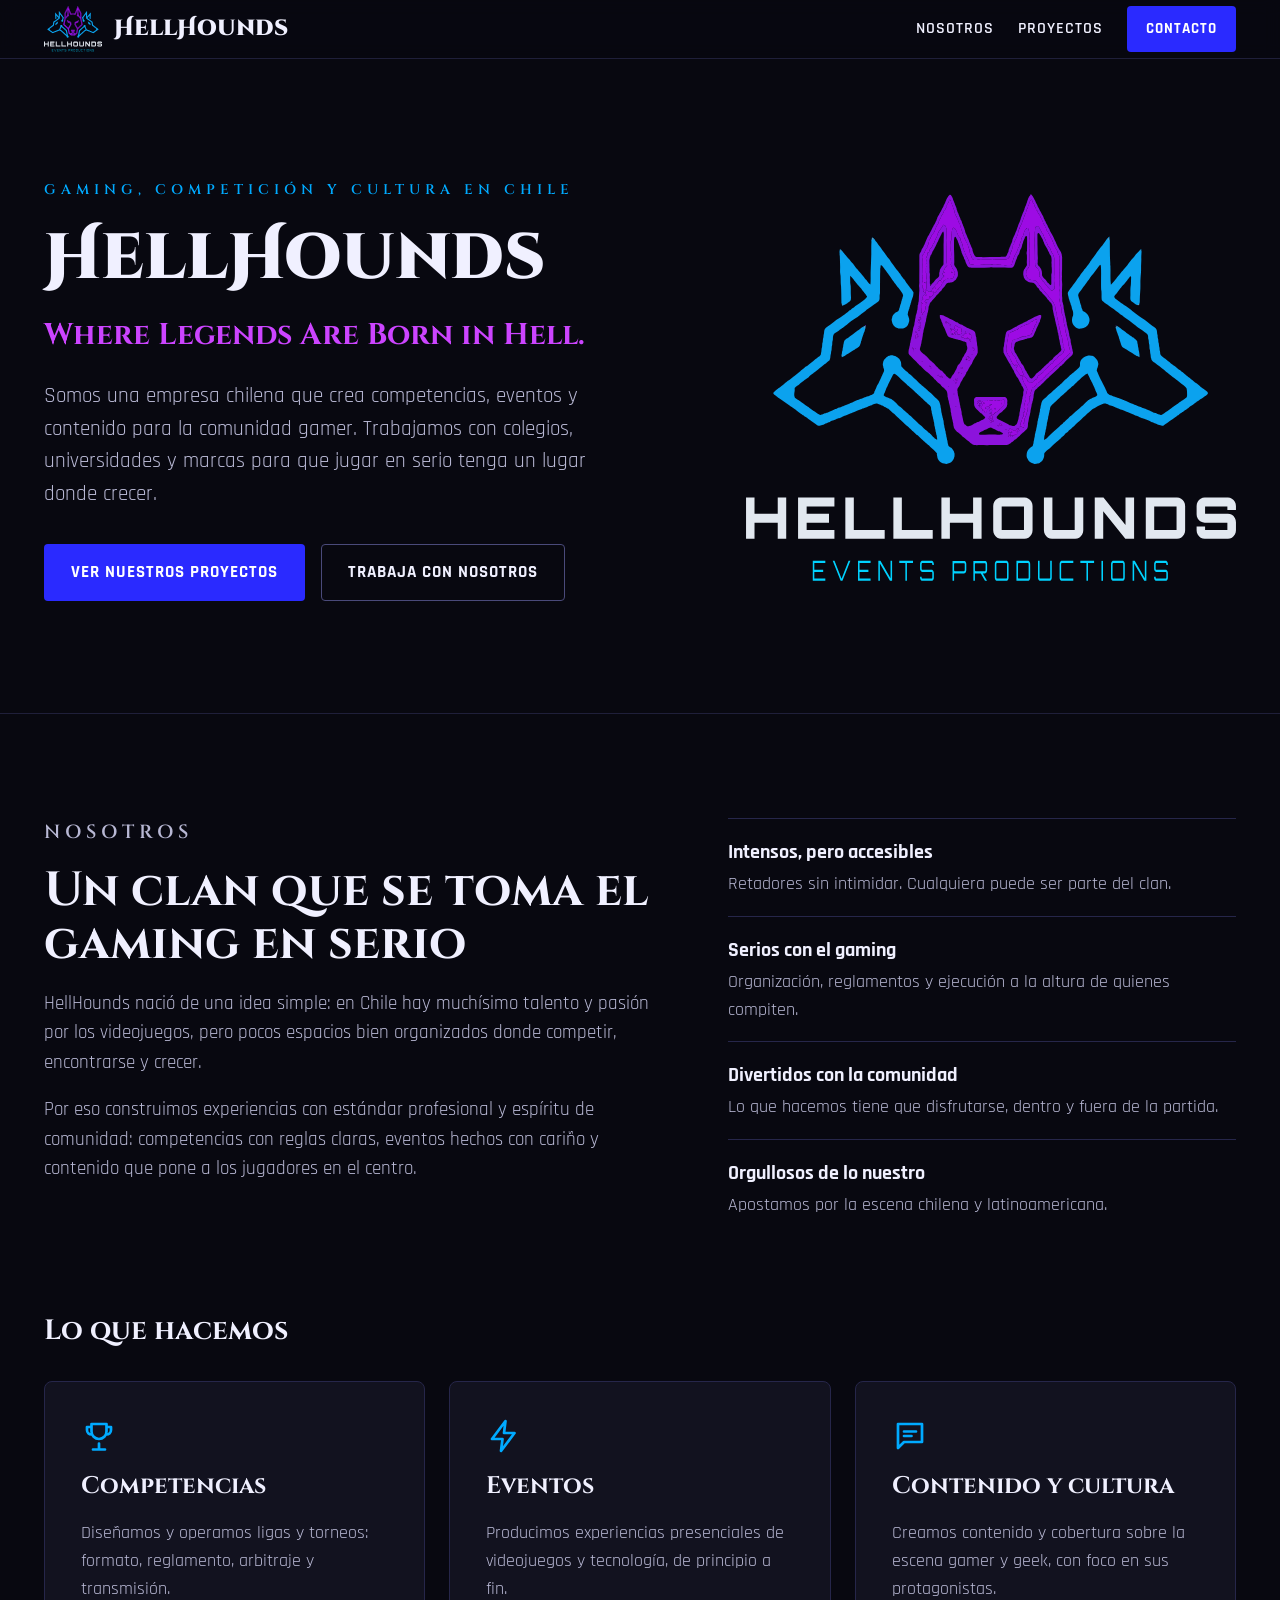
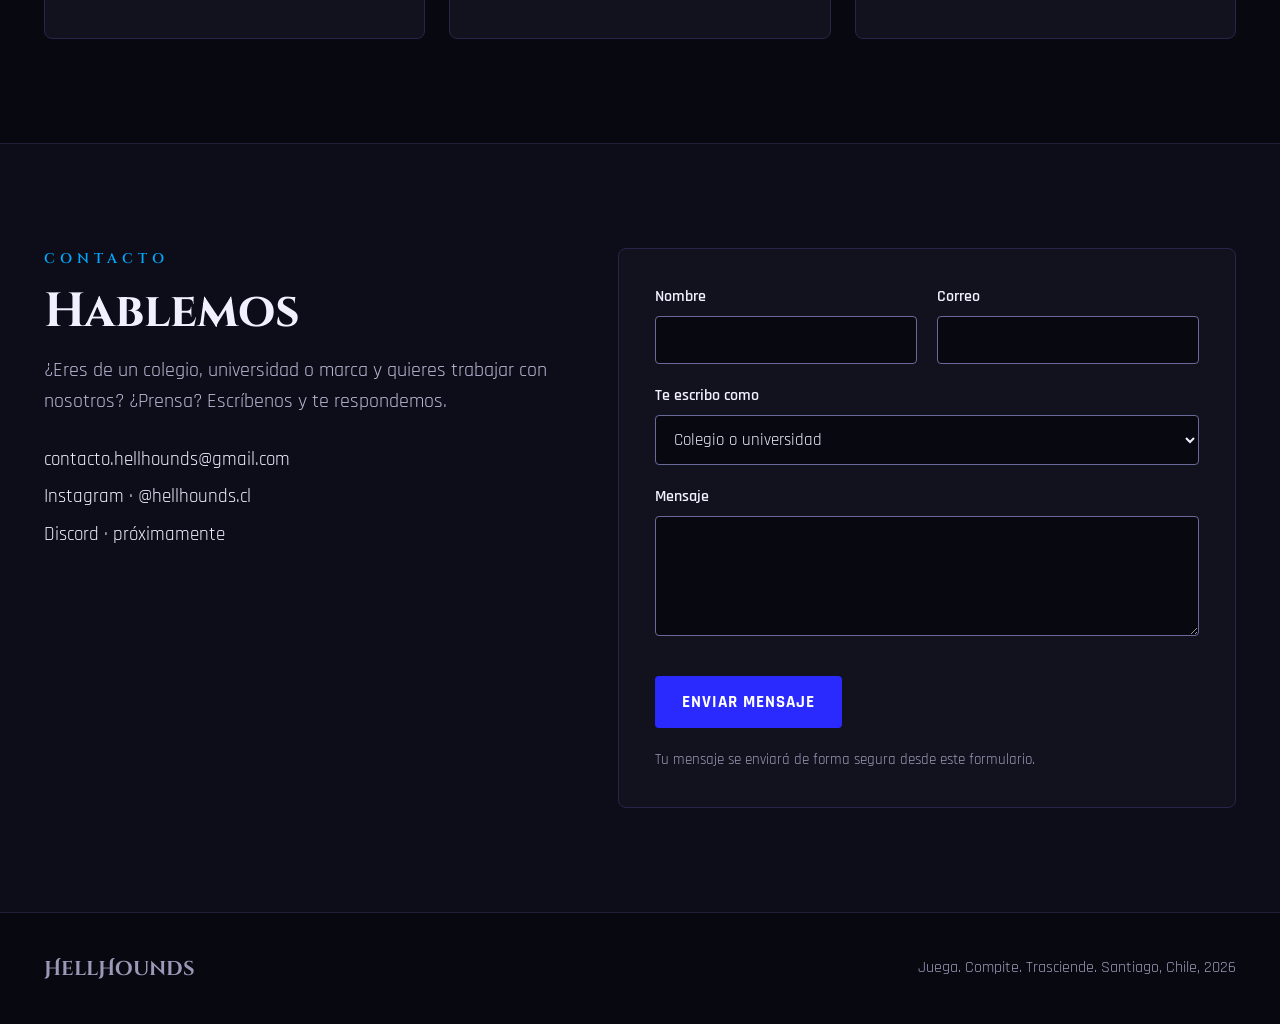
<file: index.html>
<!doctype html>
<html lang="es">
<head>
<meta charset="utf-8">
<meta name="viewport" content="width=device-width, initial-scale=1">
<title>HellHounds — Gaming, competición y cultura en Chile</title>
<meta name="description" content="HellHounds es una empresa chilena que crea competencias, eventos y contenido para la comunidad gamer.">
<meta property="og:title" content="HellHounds">
<meta property="og:description" content="Gaming, competición y cultura en Chile.">
<meta property="og:locale" content="es_CL">
<meta property="og:type" content="website">
<meta property="og:url" content="https://hellhounds.cl/">
<link rel="canonical" href="https://hellhounds.cl/">
<meta name="robots" content="index, follow">
<meta name="theme-color" content="#080810">
<meta name="twitter:card" content="summary">
<link rel="icon" type="image/svg+xml" href="Hellhounds_Logo_BGBK.svg">
<link rel="preconnect" href="https://fonts.googleapis.com">
<link rel="preconnect" href="https://fonts.gstatic.com" crossorigin>
<link rel="stylesheet" href="https://fonts.googleapis.com/css2?family=Cinzel+Decorative:wght@700;900&family=Cinzel:wght@600;700&family=Rajdhani:wght@400;500;600;700&display=swap">
<link rel="stylesheet" href="styles.css">
</head>
<body>

<header>
  <nav class="wrap" aria-label="Principal">
    <a href="index.html" class="brand" aria-label="HellHounds, inicio">
      <img class="brand-logo" src="Hellhounds_Logo_BGBK.svg" width="58" height="58" alt="" decoding="async">
      HellHounds
    </a>
    <div class="links">
      <a href="#nosotros">Nosotros</a>
      <a href="proyectos.html">Proyectos</a>
      <a href="#contacto" class="btn btn-primary">Contacto</a>
    </div>
  </nav>
</header>

<main>
<section id="inicio">
  <div class="wrap hero">
    <div class="hero-text">
      <p class="kicker">Gaming, competición y cultura en Chile</p>
      <h1>HellHounds</h1>
      <p class="tagline" lang="en">Where Legends Are Born in Hell.</p>
      <p class="lead">Somos una empresa chilena que crea competencias, eventos y contenido para la comunidad gamer. Trabajamos con colegios, universidades y marcas para que jugar en serio tenga un lugar donde crecer.</p>
      <div class="row" style="gap:16px;padding-top:8px">
        <a href="proyectos.html" class="btn btn-primary">Ver nuestros proyectos</a>
        <a href="#contacto" class="btn btn-ghost">Trabaja con nosotros</a>
      </div>
    </div>
    <div class="hero-mark">
      <img src="Hellhounds_Logo_BGBK.svg" width="340" height="340" alt="Logotipo oficial de HellHounds" decoding="async">
    </div>
  </div>
</section>

<section id="nosotros">
  <div class="wrap pad">
    <div class="about">
      <div class="about-text">
        <p class="kicker">Nosotros</p>
        <h2 class="h2">Un clan que se toma el gaming en serio</h2>
        <p>HellHounds nació de una idea simple: en Chile hay muchísimo talento y pasión por los videojuegos, pero pocos espacios bien organizados donde competir, encontrarse y crecer.</p>
        <p>Por eso construimos experiencias con estándar profesional y espíritu de comunidad: competencias con reglas claras, eventos hechos con cariño y contenido que pone a los jugadores en el centro.</p>
      </div>
      <ul class="values">
        <li><strong>Intensos, pero accesibles</strong>Retadores sin intimidar. Cualquiera puede ser parte del clan.</li>
        <li><strong>Serios con el gaming</strong>Organización, reglamentos y ejecución a la altura de quienes compiten.</li>
        <li><strong>Divertidos con la comunidad</strong>Lo que hacemos tiene que disfrutarse, dentro y fuera de la partida.</li>
        <li><strong>Orgullosos de lo nuestro</strong>Apostamos por la escena chilena y latinoamericana.</li>
      </ul>
    </div>

    <h3 class="sub">Lo que hacemos</h3>
    <div class="row">
      <article class="pillar">
        <svg width="36" height="36" viewBox="0 0 24 24" fill="none" stroke="#00aaff" stroke-width="1.8" stroke-linecap="round" stroke-linejoin="round" aria-hidden="true"><path d="M8 21h8M12 17v4M7 4h10v5a5 5 0 0 1-10 0V4zM7 6H4v2a3 3 0 0 0 3 3M17 6h3v2a3 3 0 0 1-3 3"/></svg>
        <h3>Competencias</h3>
        <p>Diseñamos y operamos ligas y torneos: formato, reglamento, arbitraje y transmisión.</p>
      </article>
      <article class="pillar">
        <svg width="36" height="36" viewBox="0 0 24 24" fill="none" stroke="#00aaff" stroke-width="1.8" stroke-linecap="round" stroke-linejoin="round" aria-hidden="true"><path d="M13 2 4 14h7l-1 8 9-12h-7l1-8z"/></svg>
        <h3>Eventos</h3>
        <p>Producimos experiencias presenciales de videojuegos y tecnología, de principio a fin.</p>
      </article>
      <article class="pillar">
        <svg width="36" height="36" viewBox="0 0 24 24" fill="none" stroke="#00aaff" stroke-width="1.8" stroke-linecap="round" stroke-linejoin="round" aria-hidden="true"><path d="M4 4h16v12H8l-4 4V4zM8 9h8M8 12h5"/></svg>
        <h3>Contenido y cultura</h3>
        <p>Creamos contenido y cobertura sobre la escena gamer y geek, con foco en sus protagonistas.</p>
      </article>
    </div>

  </div>
</section>

<section id="contacto" class="alt">
  <div class="wrap pad contact">
    <div class="contact-text">
      <p class="kicker">Contacto</p>
      <h2 class="h2">Hablemos</h2>
      <p class="lead">¿Eres de un colegio, universidad o marca y quieres trabajar con nosotros? ¿Prensa? Escríbenos y te respondemos.</p>
      <div class="channels">
        <a href="mailto:contacto.hellhounds@gmail.com">contacto.hellhounds@gmail.com</a>
        <a href="https://www.instagram.com/hellhounds.cl/" target="_blank" rel="noopener noreferrer" aria-label="Instagram oficial de HellHounds (abre en una pestaña nueva)">Instagram · @hellhounds.cl</a>
        <span>Discord · próximamente</span>
      </div>
    </div>
    <form id="contact-form" aria-label="Formulario de contacto">
      <div class="row" style="gap:20px">
        <div class="field"><label for="f-nombre">Nombre</label><input id="f-nombre" name="nombre" type="text" autocomplete="name" required></div>
        <div class="field"><label for="f-correo">Correo</label><input id="f-correo" name="correo" type="email" autocomplete="email" required></div>
      </div>
      <div class="field"><label for="f-tipo">Te escribo como</label>
        <select id="f-tipo" name="tipo">
          <option>Colegio o universidad</option>
          <option>Marca o auspiciador</option>
          <option>Prensa</option>
          <option>Otro</option>
        </select>
      </div>
      <div class="field"><label for="f-msg">Mensaje</label><textarea id="f-msg" name="mensaje" rows="4" required></textarea></div>
      <div class="cf-turnstile" data-sitekey="0x4AAAAAAFfR6GEIsPa_AjQl" data-theme="dark"></div>
      <div class="field" aria-hidden="true" style="position:absolute;left:-10000px;width:1px;height:1px;overflow:hidden">
        <label for="f-website">Sitio web (dejar vacío)</label>
        <input id="f-website" name="website" type="text" tabindex="-1" autocomplete="off">
      </div>
      <button type="submit" class="btn btn-primary" style="align-self:flex-start">Enviar mensaje</button>
      <p class="form-note" id="contact-status" role="status" aria-live="polite">Tu mensaje se enviará de forma segura desde este formulario.</p>
    </form>
  </div>
</section>
</main>

<footer>
  <div class="wrap">
    <span class="brand">HellHounds</span>
    <span>Juega. Compite. Trasciende. Santiago, Chile, 2026</span>
  </div>
</footer>

<script src="https://challenges.cloudflare.com/turnstile/v0/api.js" async defer></script>
<script>
const contactForm = document.getElementById('contact-form');
const contactStatus = document.getElementById('contact-status');
const contactButton = contactForm.querySelector('button[type="submit"]');

contactForm.addEventListener('submit', async (event) => {
  event.preventDefault();
  if (contactButton.disabled) return;
  const data = new FormData(contactForm);
  const token = data.get('cf-turnstile-response');
  if (!token) {
    contactStatus.textContent = 'Completa la verificación de seguridad antes de enviar.';
    return;
  }
  contactButton.disabled = true;
  contactButton.textContent = 'Enviando…';
  contactStatus.textContent = 'Estamos enviando tu mensaje…';
  try {
    const response = await fetch('/api/contact', {
      method: 'POST',
      headers: { 'Content-Type': 'application/json' },
      body: JSON.stringify({
        nombre: data.get('nombre'),
        correo: data.get('correo'),
        tipo: data.get('tipo'),
        mensaje: data.get('mensaje'),
        website: data.get('website'),
        token
      })
    });
    const result = await response.json();
    if (!response.ok || !result.ok) {
      throw new Error(result.error || 'Ocurrió un problema al enviar el mensaje.');
    }
    contactForm.reset();
    contactStatus.textContent = result.message || '¡Mensaje enviado! Te responderemos pronto.';
  } catch (error) {
    contactStatus.textContent = error.message || 'No se pudo enviar el mensaje. Inténtalo de nuevo.';
  } finally {
    if (window.turnstile) window.turnstile.reset();
    contactButton.disabled = false;
    contactButton.textContent = 'Enviar mensaje';
  }
});
</script>
</body>
</html>
</file>
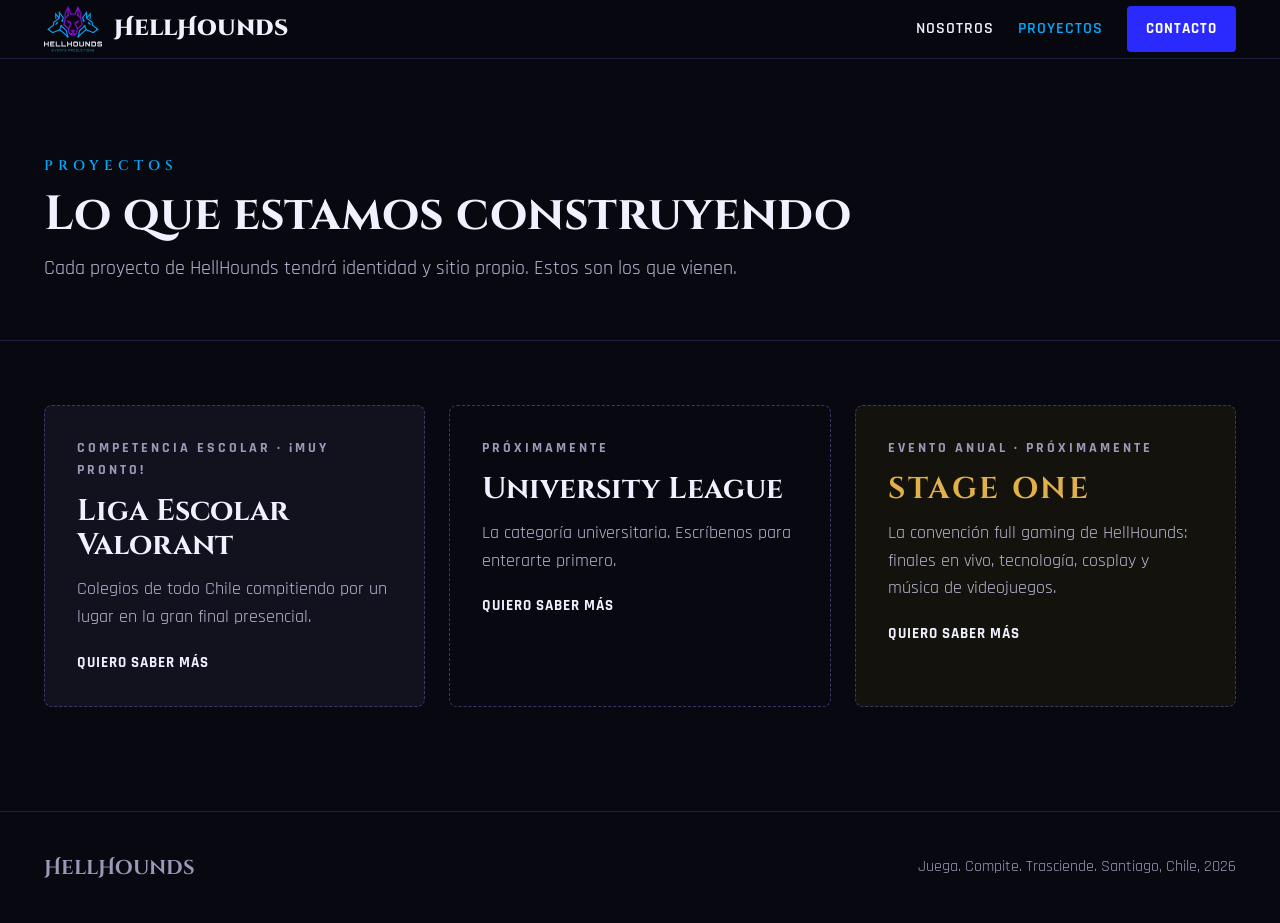
<file: proyectos.html>
<!doctype html>
<html lang="es">
<head>
<meta charset="utf-8">
<meta name="viewport" content="width=device-width, initial-scale=1">
<title>Proyectos — HellHounds</title>
<meta name="description" content="Los proyectos de HellHounds: Stage One, Liga Escolar Valorant y más.">
<meta property="og:title" content="Proyectos — HellHounds">
<meta property="og:description" content="Conoce nuestros próximos proyectos: Liga Escolar Valorant, University League y Stage One.">
<meta property="og:locale" content="es_CL">
<meta property="og:type" content="website">
<meta property="og:url" content="https://hellhounds.cl/proyectos.html">
<link rel="canonical" href="https://hellhounds.cl/proyectos.html">
<meta name="robots" content="index, follow">
<meta name="theme-color" content="#080810">
<meta name="twitter:card" content="summary">
<link rel="icon" type="image/svg+xml" href="Hellhounds_Logo_BGBK.svg">
<link rel="preconnect" href="https://fonts.googleapis.com">
<link rel="preconnect" href="https://fonts.gstatic.com" crossorigin>
<link rel="stylesheet" href="https://fonts.googleapis.com/css2?family=Cinzel+Decorative:wght@700;900&family=Cinzel:wght@600;700&family=Rajdhani:wght@400;500;600;700&display=swap">
<link rel="stylesheet" href="styles.css">
</head>
<body>

<header>
  <nav class="wrap" aria-label="Principal">
    <a href="index.html" class="brand" aria-label="HellHounds, inicio">
      <img class="brand-logo" src="Hellhounds_Logo_BGBK.svg" width="58" height="58" alt="" decoding="async">
      HellHounds
    </a>
    <div class="links">
      <a href="index.html#nosotros">Nosotros</a>
      <a href="proyectos.html" class="nav-current" aria-current="page">Proyectos</a>
      <a href="index.html#contacto" class="btn btn-primary">Contacto</a>
    </div>
  </nav>
</header>

<main>
<section>
  <div class="wrap page-head">
    <div class="intro" style="margin-bottom:0">
      <p class="kicker">Proyectos</p>
      <h1 class="h2">Lo que estamos construyendo</h1>
      <p class="lead">Cada proyecto de HellHounds tendrá identidad y sitio propio. Estos son los que vienen.</p>
    </div>
  </div>
</section>
<section>
  <div class="wrap pad" style="padding-top:64px">
    <div class="row">
      <!-- TODO: cuando el sitio de la liga esté listo, convertir en <a href="URL"> con "Ir al sitio" -->
      <div class="proj proj-liga proj-soon">
        <span class="label">Competencia escolar · ¡Muy pronto!</span>
        <span class="name">Liga Escolar Valorant</span>
        <span class="desc">Colegios de todo Chile compitiendo por un lugar en la gran final presencial.</span>
        <a href="index.html#contacto" class="go">Quiero saber más</a>
      </div>
      <div class="proj proj-soon">
        <span class="label">Próximamente</span>
        <span class="name">University League</span>
        <span class="desc">La categoría universitaria. Escríbenos para enterarte primero.</span>
        <a href="index.html#contacto" class="go">Quiero saber más</a>
      </div>
      <!-- TODO: cuando el sitio de Stage One esté listo, convertir en <a href="URL"> con "Ir al sitio" -->
      <div class="proj proj-s1 proj-soon">
        <span class="label">Evento anual · Próximamente</span>
        <span class="name">STAGE ONE</span>
        <span class="desc">La convención full gaming de HellHounds: finales en vivo, tecnología, cosplay y música de videojuegos.</span>
        <a href="index.html#contacto" class="go">Quiero saber más</a>
      </div>
    </div>
  </div>
</section>
</main>

<footer>
  <div class="wrap">
    <span class="brand">HellHounds</span>
    <span>Juega. Compite. Trasciende. Santiago, Chile, 2026</span>
  </div>
</footer>

</body>
</html>
</file>
<file: styles.css>
:root{
  --void:#080810; --deep:#0d0d1a; --surface:#12121f; --line:#1f1f3a; --card-line:#26264a;
  --text:#f0f0ff; --muted:#b8b8d4; --dim:#9a9ab8;
  --blue:#2a2aff; --neon:#00aaff; --purple:#aa00ff; --violet:#cc44ff;
  --gold:#e0b04a; --gold-line:#3a3220; --gold-bg:#14120c;
  --display:'Cinzel Decorative', Georgia, serif;
  --serif:'Cinzel', Georgia, serif;
  --sans:'Rajdhani', 'Segoe UI', system-ui, sans-serif;
}
*{box-sizing:border-box}
html{scroll-behavior:smooth}
@media (prefers-reduced-motion: reduce){html{scroll-behavior:auto}}
body{margin:0;background:var(--void);color:var(--text);font-family:var(--sans);font-size:18px;line-height:1.55}
img,svg{max-width:100%}
a{color:var(--text);text-decoration:none}
a:hover{color:var(--neon)}
:focus-visible{outline:2px solid var(--neon);outline-offset:3px}
.wrap{max-width:1240px;margin:0 auto;padding:0 24px}
section{border-bottom:1px solid var(--line);scroll-margin-top:84px}
.pad{padding-block:104px}
.alt{background:var(--deep)}
h1,h2,h3,p{margin:0}
.kicker{font-family:var(--serif);font-weight:600;font-size:14px;letter-spacing:5px;text-transform:uppercase;color:var(--neon)}
.h2{font-family:var(--serif);font-weight:700;font-size:clamp(34px,5vw,48px);line-height:1.1}
.lead{font-size:20px;color:var(--muted);max-width:720px}
.intro{display:flex;flex-direction:column;gap:12px;margin-bottom:48px}
.btn{display:inline-flex;align-items:center;justify-content:center;min-height:52px;padding:14px 26px;border-radius:4px;font-weight:700;font-size:17px;letter-spacing:1px;text-transform:uppercase;border:1px solid transparent;cursor:pointer;font-family:inherit}
.btn-primary{background:var(--blue);color:#fff}
.btn-primary:hover{background:#3d3dff;color:#fff}
.btn-ghost{border-color:#4a4a7a;color:var(--text)}
.btn-gold{background:var(--gold);color:#14100a}
.btn-gold:hover{background:#f2c96b;color:#14100a}
.row{display:flex;flex-wrap:wrap;gap:24px}

/* Header */
header{position:sticky;top:0;z-index:10;background:rgba(8,8,16,.94);backdrop-filter:blur(8px);border-bottom:1px solid var(--line)}
nav{display:flex;flex-wrap:wrap;align-items:center;justify-content:space-between;gap:16px;padding-block:14px}
.brand{display:flex;align-items:center;gap:12px;font-family:var(--display);font-weight:900;font-size:22px}
.brand-logo{width:58px;height:58px;object-fit:contain;flex:none}
.links{display:flex;flex-wrap:wrap;align-items:center;gap:24px;font-weight:600;font-size:16px;letter-spacing:1px;text-transform:uppercase}
.links .btn{min-height:44px;padding:10px 18px;font-size:15px}

/* Hero */
.hero{display:flex;flex-wrap:wrap;align-items:center;gap:64px;padding-block:120px 112px}
.hero-text{flex:999 1 520px;min-width:0;display:flex;flex-direction:column;gap:26px}
.hero h1{font-family:var(--display);font-weight:900;font-size:clamp(34px,9vw,96px);line-height:1;overflow-wrap:break-word}
.tagline{font-family:var(--serif);font-weight:700;font-size:clamp(22px,3vw,30px);line-height:1.25;color:var(--violet)}
.hero .lead{font-size:21px;max-width:580px}
.hero-mark{flex:1 1 280px;display:flex;justify-content:center}
.hero-mark img{width:min(520px,85vw);height:auto;display:block;object-fit:contain}
@media (min-width:1100px){
  .hero-mark{flex-basis:490px}
  .hero h1{font-size:clamp(48px,5vw,66px);white-space:nowrap;overflow-wrap:normal}
}

/* Pillars */
.pillar{flex:1 1 300px;background:var(--surface);border:1px solid var(--card-line);border-radius:8px;padding:36px;display:flex;flex-direction:column;gap:14px}
.pillar h3{font-family:var(--serif);font-size:24px}
.pillar p{color:var(--muted)}

/* Projects index */
.proj{flex:1 1 300px;border-radius:8px;padding:32px;display:flex;flex-direction:column;gap:12px;color:var(--text)}
.proj .label{font-size:14px;letter-spacing:3px;text-transform:uppercase;font-weight:700}
.proj .name{font-family:var(--serif);font-weight:700;font-size:30px;line-height:1.15}
.proj .desc{color:var(--muted)}
.proj .go{font-weight:700;letter-spacing:1px;text-transform:uppercase;font-size:15px;padding-top:8px}
.proj-s1{background:var(--gold-bg);border:1px solid var(--gold-line)}
.proj-s1 .label,.proj-s1 .name{color:var(--gold)}
.proj-s1 .name{letter-spacing:3px}
.proj-liga{background:var(--surface);border:1px solid var(--card-line)}
.proj-liga .label{color:var(--neon)}
.proj-soon{border:1px dashed #3a3a6a}
.proj-soon .label{color:var(--dim)}
a.proj:hover{color:var(--text);border-color:var(--neon)}
a.proj-s1:hover{border-color:var(--gold)}

/* Stage One */
.s1{display:flex;flex-wrap:wrap;gap:56px;align-items:flex-start}
.s1-text{flex:1 1 420px;min-width:0;display:flex;flex-direction:column;gap:20px}
.s1-text .kicker{color:var(--gold)}
.s1-title{font-family:var(--serif);font-weight:700;font-size:clamp(48px,7vw,72px);line-height:1;letter-spacing:4px;color:var(--gold)}
.facts{display:flex;flex-wrap:wrap;gap:32px;padding-top:8px}
.fact span{display:block}
.fact .k{font-size:14px;letter-spacing:3px;text-transform:uppercase;color:var(--dim)}
.fact .v{font-weight:700;font-size:22px}
.s1-list{flex:1 1 420px;min-width:0;display:flex;flex-direction:column;gap:16px;list-style:none;margin:0;padding:0}
.s1-list li{display:flex;gap:20px;align-items:flex-start;border-top:1px solid var(--gold-line);padding-top:20px}
.s1-list .num{font-family:var(--serif);font-weight:700;font-size:18px;color:var(--gold);min-width:36px}
.s1-list h3{font-size:22px;margin-bottom:4px}
.s1-list p{color:var(--muted)}

/* Liga */
.step{flex:1 1 220px;border:1px solid var(--card-line);border-radius:8px;padding:28px;display:flex;flex-direction:column;gap:10px}
.step .label{font-size:14px;letter-spacing:3px;text-transform:uppercase;color:var(--neon);font-weight:700}
.step h3{font-size:22px}
.step p{color:var(--muted)}
.step-final{border-color:var(--gold);background:var(--gold-bg)}
.step-final .label{color:var(--gold)}
.req{margin-top:24px;background:var(--surface);border:1px solid var(--card-line);border-radius:8px;padding:32px;display:flex;flex-direction:column;gap:14px}
.req h3{font-family:var(--serif);font-size:24px}
.req p{color:var(--muted)}
.req strong{color:var(--text)}

/* Team */
.member{flex:1 1 220px;display:flex;flex-direction:column;gap:14px}
.photo{aspect-ratio:1/1;background:#16162a;border:1px solid var(--card-line);border-radius:8px;display:flex;align-items:center;justify-content:center;color:#6a6a90;font-size:15px;letter-spacing:2px;text-transform:uppercase}
.member h3{font-size:22px}
.member p{color:var(--neon);font-weight:600}

/* Contact */
.contact{display:flex;flex-wrap:wrap;gap:56px}
.contact-text{flex:1 1 360px;min-width:0;display:flex;flex-direction:column;gap:16px}
.channels{display:flex;flex-direction:column;gap:8px;padding-top:12px;font-size:19px}
form{flex:1 1 460px;min-width:0;background:var(--surface);border:1px solid var(--card-line);border-radius:8px;padding:36px;display:flex;flex-direction:column;gap:20px}
.field{flex:1 1 200px;display:flex;flex-direction:column;gap:6px}
/* En el formulario, los campos apilados no deben estirarse verticalmente. */
#contact-form > .field{flex:0 0 auto}
label{font-weight:600;font-size:16px}
input,select,textarea{background:var(--void);border:1px solid #6a6a9a;border-radius:4px;color:var(--text);padding:12px 14px;font-size:17px;font-family:inherit;min-height:48px;width:100%}
textarea{resize:vertical;min-height:120px}
input:focus,select:focus,textarea:focus{border-color:var(--neon);outline:none;box-shadow:0 0 0 2px rgba(0,170,255,.35)}
.form-note{font-size:15px;color:var(--dim)}

footer .wrap{display:flex;flex-wrap:wrap;justify-content:space-between;align-items:center;gap:16px;padding-top:40px;padding-bottom:40px;color:var(--dim);font-size:16px}
footer .brand{font-size:20px;font-weight:700}

@media (max-width:640px){
  .pad{padding-block:72px}
  .hero{padding-block:72px 64px;gap:40px}
  .links{gap:16px;font-size:15px}
  .pillar,.proj,.req,form{padding:24px}
}

/* Nosotros */
.about{display:flex;flex-wrap:wrap;gap:56px;align-items:flex-start;margin-bottom:72px}
.about-text{flex:1 1 480px;min-width:0;display:flex;flex-direction:column;gap:18px}
.about-text p{color:var(--muted);font-size:19px;max-width:640px}
.values{flex:1 1 360px;min-width:0;list-style:none;margin:0;padding:0;display:flex;flex-direction:column;gap:0}
.values li{border-top:1px solid var(--card-line);padding:18px 0;color:var(--muted)}
.values li strong{display:block;color:var(--text);font-size:20px;margin-bottom:2px}
.sub{font-family:var(--serif);font-weight:700;font-size:28px;margin:72px 0 28px}
.nav-current{color:var(--neon)}
.proj .go{color:var(--text)}
.page-head{padding-block:96px 56px}
</file>
